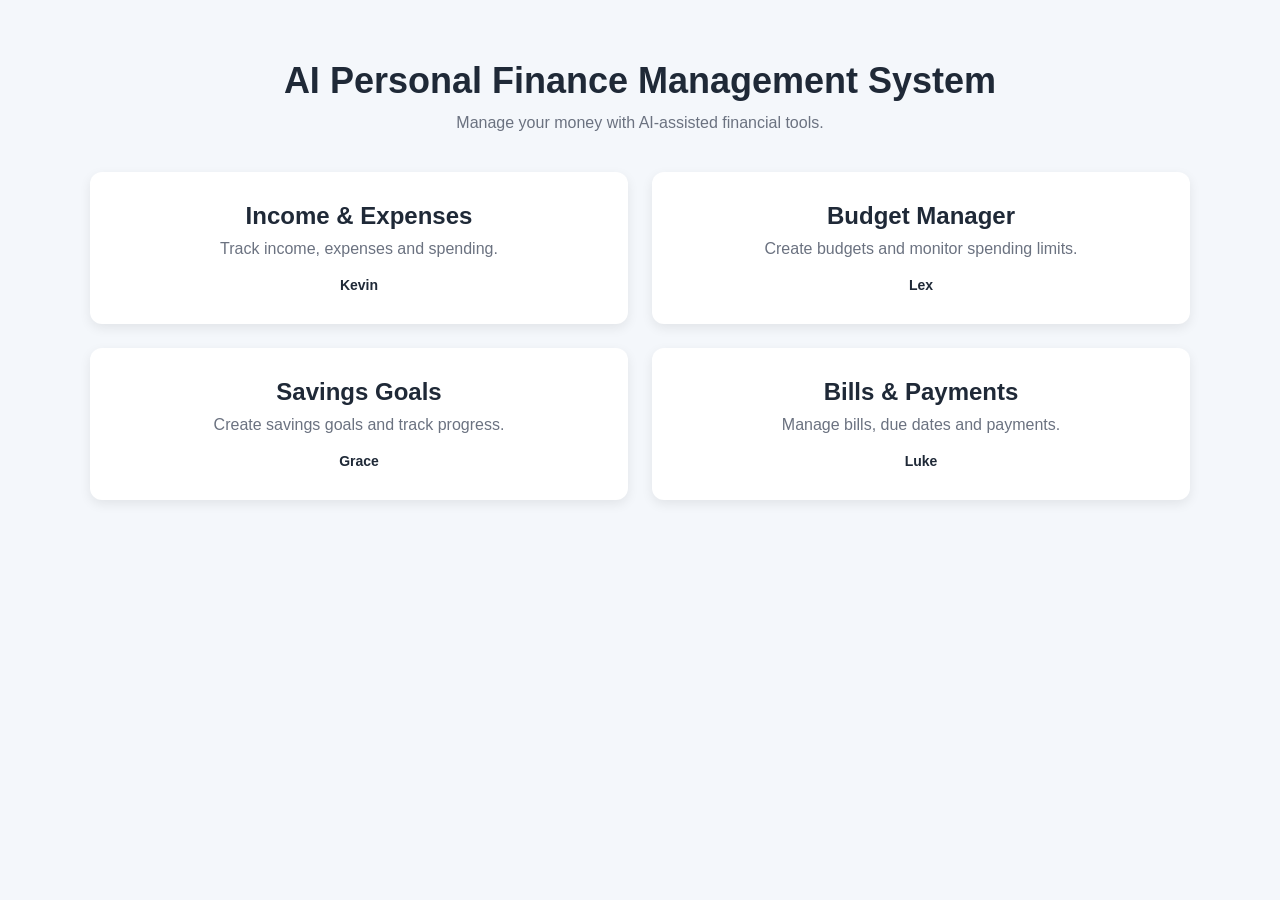
<file: front-page/index.html>
<!DOCTYPE html>
<html lang="en">
<head>
    <meta charset="UTF-8">
    <meta name="viewport" content="width=device-width, initial-scale=1.0">
    <title>AI Personal Finance Management System</title>
    <link rel="stylesheet" href="static/style.css">
</head>
<body>

    <div class="container">
        <h1>AI Personal Finance Management System</h1>

        <p class="subtitle">
            Manage your money with AI-assisted financial tools.
        </p>

        <div class="feature-grid">

            <a id="kevin-link" class="feature-card" href="#">
                <h2>Income & Expenses</h2>
                <p>Track income, expenses and spending.</p>
                <span>Kevin</span>
            </a>

            <a id="lex-link"  class="feature-card" href="#">
                <h2>Budget Manager</h2>
                <p>Create budgets and monitor spending limits.</p>
                <span>Lex</span>
            </a>

            <a id="grace-link" class="feature-card" href="#">
                <h2>Savings Goals</h2>
                <p>Create savings goals and track progress.</p>
                <span>Grace</span>
            </a>

            <a class="feature-card" href="#" id="luke-link">
                <h2>Bills & Payments</h2>
                <p>Manage bills, due dates and payments.</p>
                <span>Luke</span>
            </a>

        </div>
    </div>

    <script>
        const host = window.location.hostname;

        document.getElementById("kevin-link").href =
            `http://${host}:3001`;

        document.getElementById("lex-link").href =
            `http://${host}:3002`;

        document.getElementById("grace-link").href =
            `http://${host}:3003`;

        document.getElementById("luke-link").href =
            `http://${host}:3004`;
    </script>

</body>
</html>
</file>
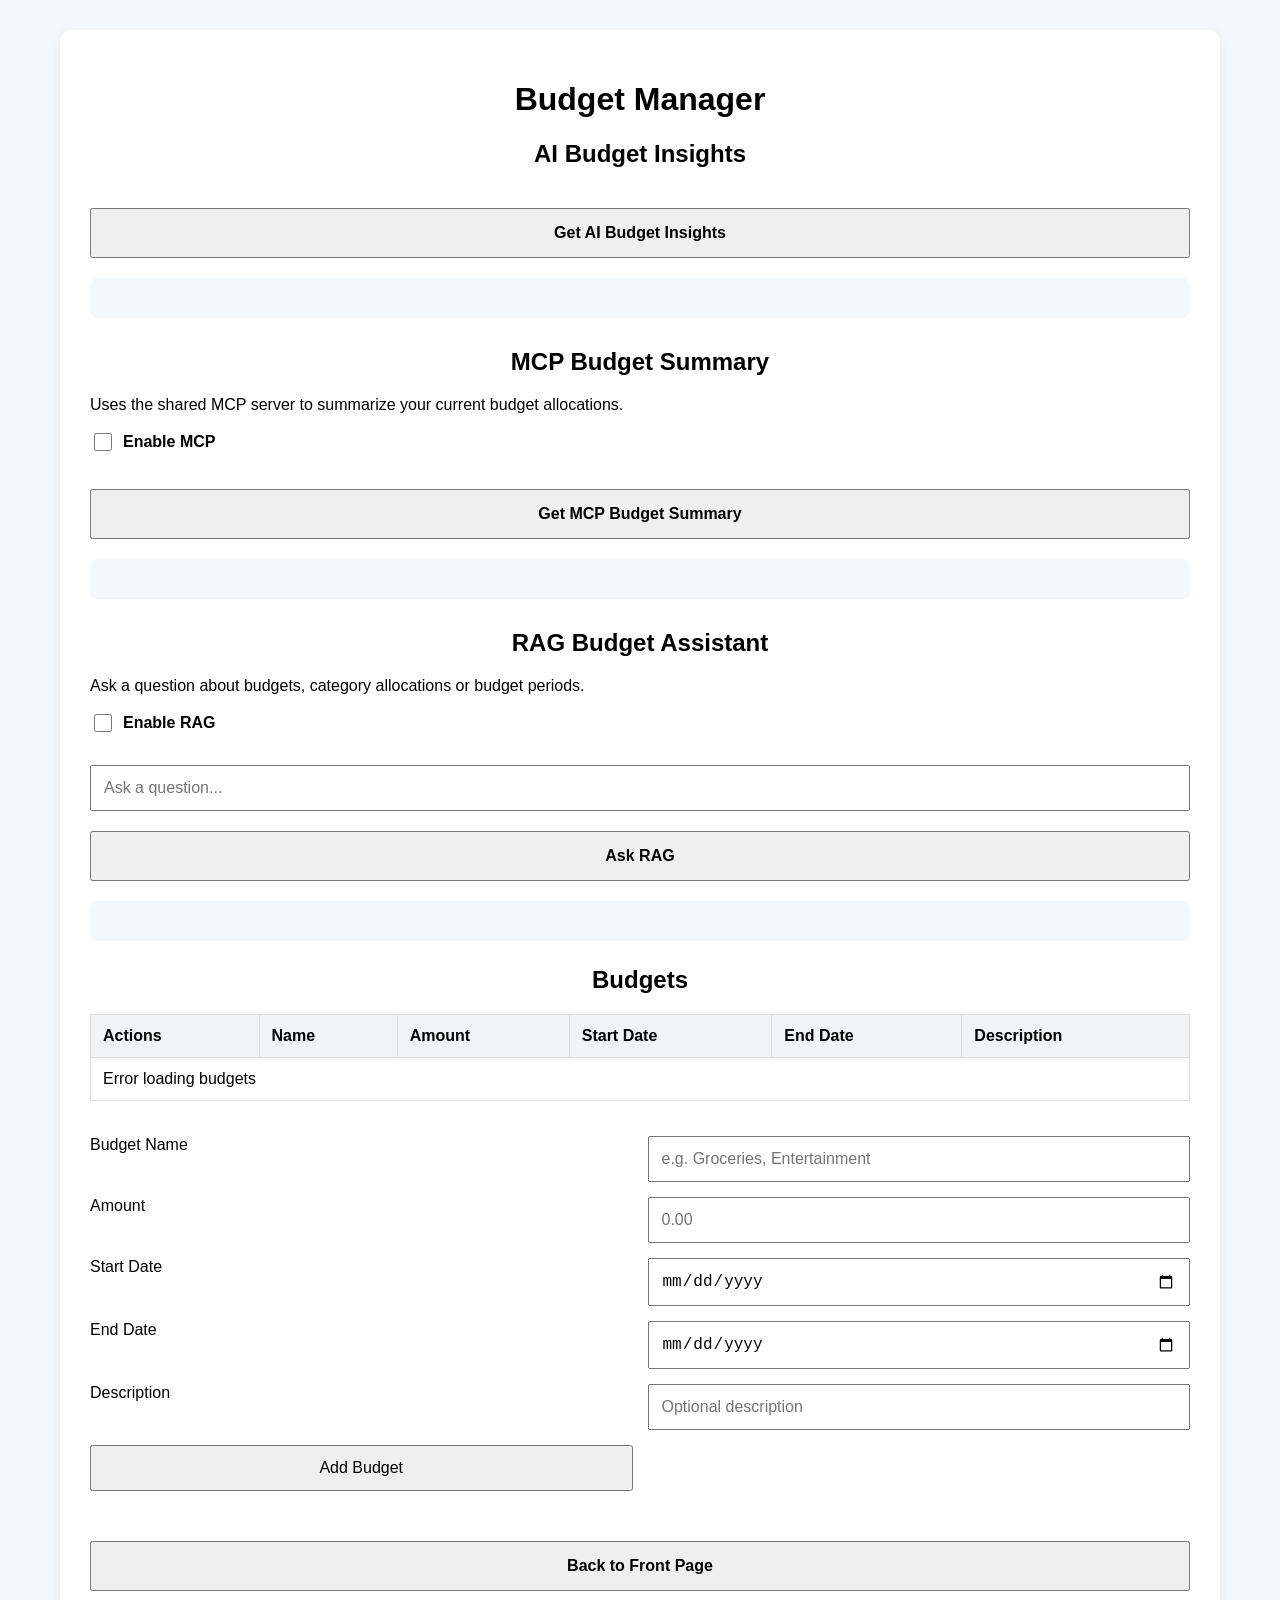
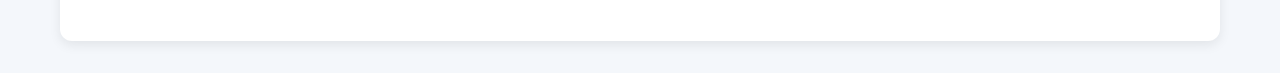
<file: budget-manager/frontend/index.html>
<!DOCTYPE html>
<html lang="en">

<head>
    <meta charset="UTF-8">
    <meta name="viewport" content="width=device-width, initial-scale=1.0">

    <title>Budget Manager</title>

    <link rel="stylesheet" href="style.css">

</head>

<body>

    <div class="container">

        <h1>Budget Manager</h1>

        <div class="ai-section">

            <h2>AI Budget Insights</h2>

            <button
                type="button"
                id="aiButton">
                Get AI Budget Insights
            </button>

            <div id="aiResult"></div>

        </div>

        <div class="mcp-section">

            <h2>MCP Budget Summary</h2>

            <p>
                Uses the shared MCP server to summarize your current budget allocations.
            </p>

            <label class="service-toggle">
                <input type="checkbox" id="mcpEnable">
                Enable MCP
            </label>

            <button type="button" id="mcpButton">
                Get MCP Budget Summary
            </button>

            <div id="mcpResult"></div>

        </div>

        <div class="rag-section">

            <h2>RAG Budget Assistant</h2>

            <p>
                Ask a question about budgets, category allocations or budget periods.
            </p>

            <label class="service-toggle">
                <input type="checkbox" id="ragEnable">
                Enable RAG
            </label>

            <input
                type="text"
                id="ragQuestion"
                placeholder="Ask a question..."
            >

            <button type="button" id="ragButton">
                Ask RAG
            </button>

            <div id="ragResult"></div>

        </div>

        <h2>Budgets</h2>

        <table>

            <thead>
                <tr>
                    <th>Actions</th>
                    <th>Name</th>
                    <th>Amount</th>
                    <th>Start Date</th>
                    <th>End Date</th>
                    <th>Description</th>
                </tr>
            </thead>

            <tbody id="budgetTable">
            </tbody>

        </table>

        <form id="budgetForm">

            <label for="name">Budget Name</label>
            <input
                type="text"
                id="name"
                placeholder="e.g. Groceries, Entertainment"
                required
            >

            <label for="amount">Amount</label>
            <input
                type="number"
                id="amount"
                step="0.01"
                min="0"
                placeholder="0.00"
                required
            >

            <label for="start_date">Start Date</label>
            <input
                type="date"
                id="start_date"
                required
            >

            <label for="end_date">End Date</label>
            <input
                type="date"
                id="end_date"
                required
            >

            <label for="description">Description</label>
            <input
                type="text"
                id="description"
                placeholder="Optional description"
            >

            <button type="submit">
                Add Budget
            </button>

        </form>
        
        <div class="back-button">

            <button
                type="button"
                id="backButton">
                Back to Front Page
            </button>
            
        </div>

    </div>

    <script src="app.js"></script>

</body>

</html>
</file>
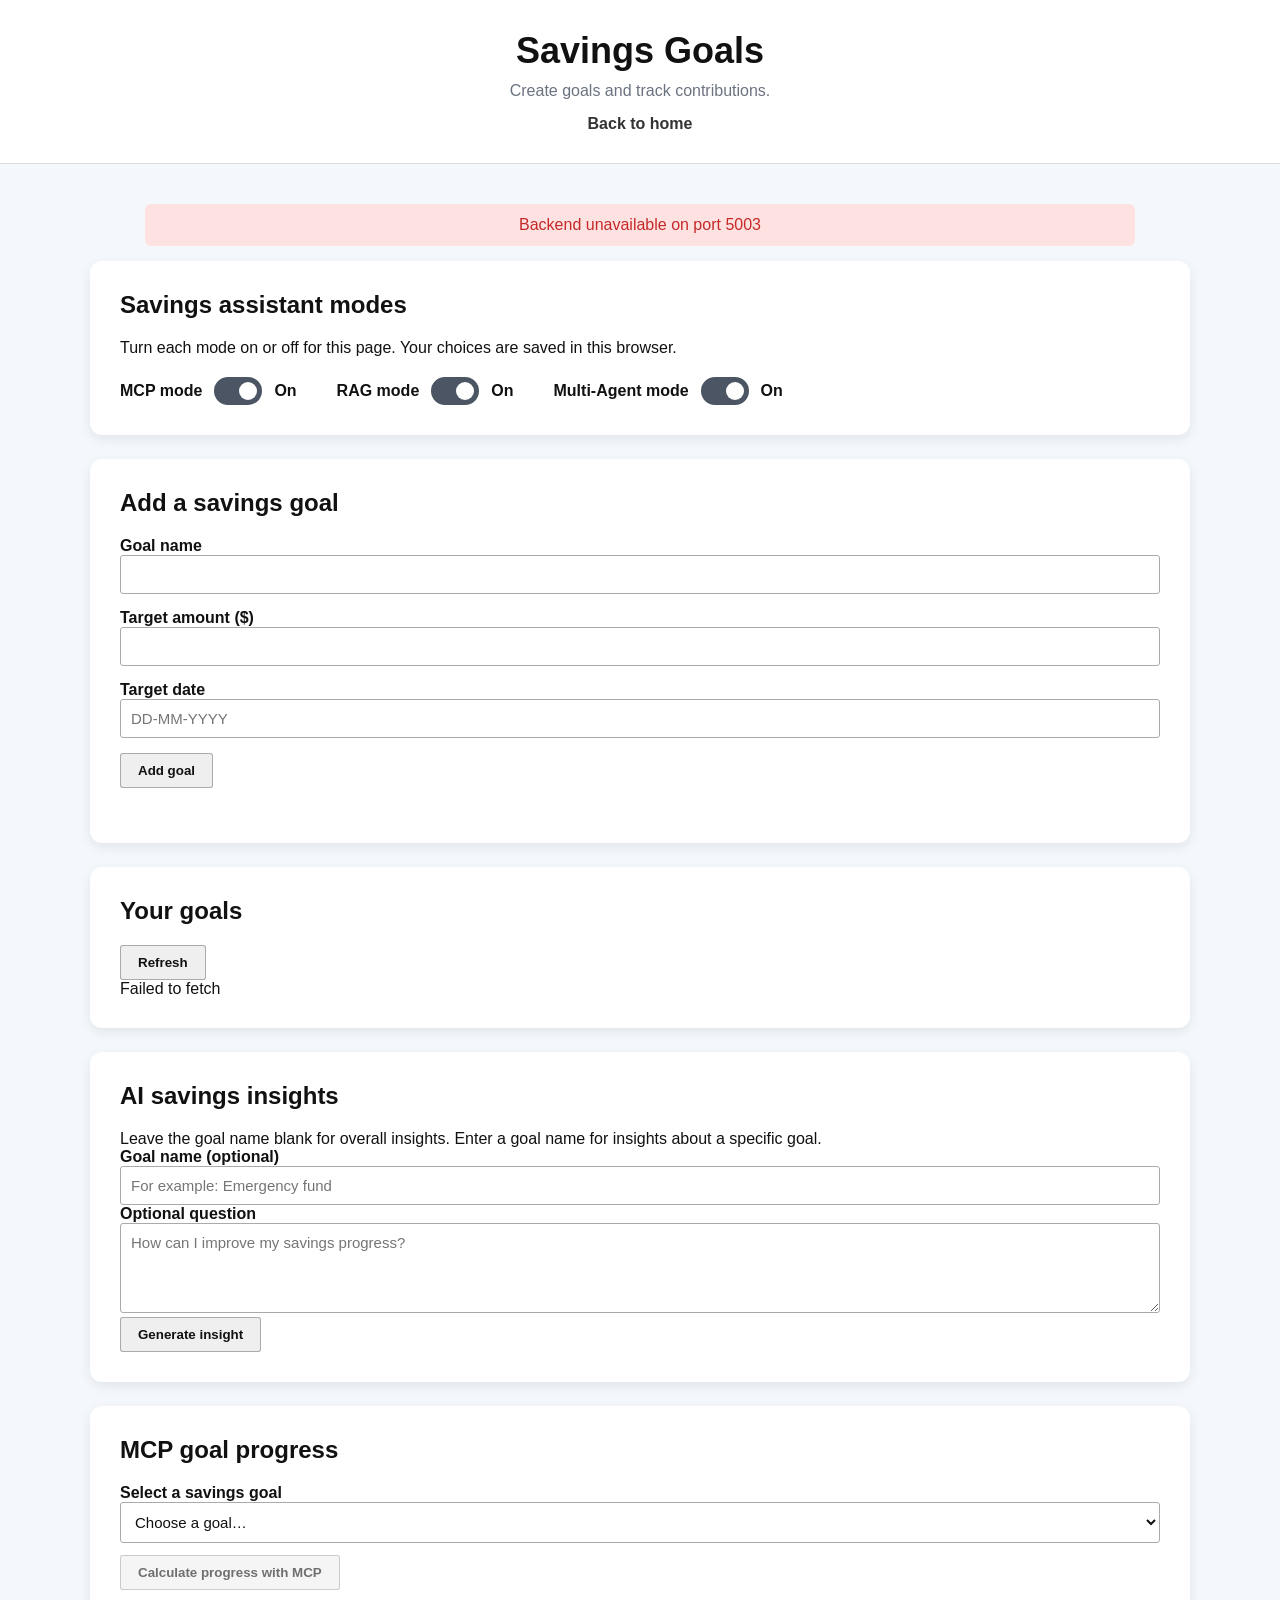
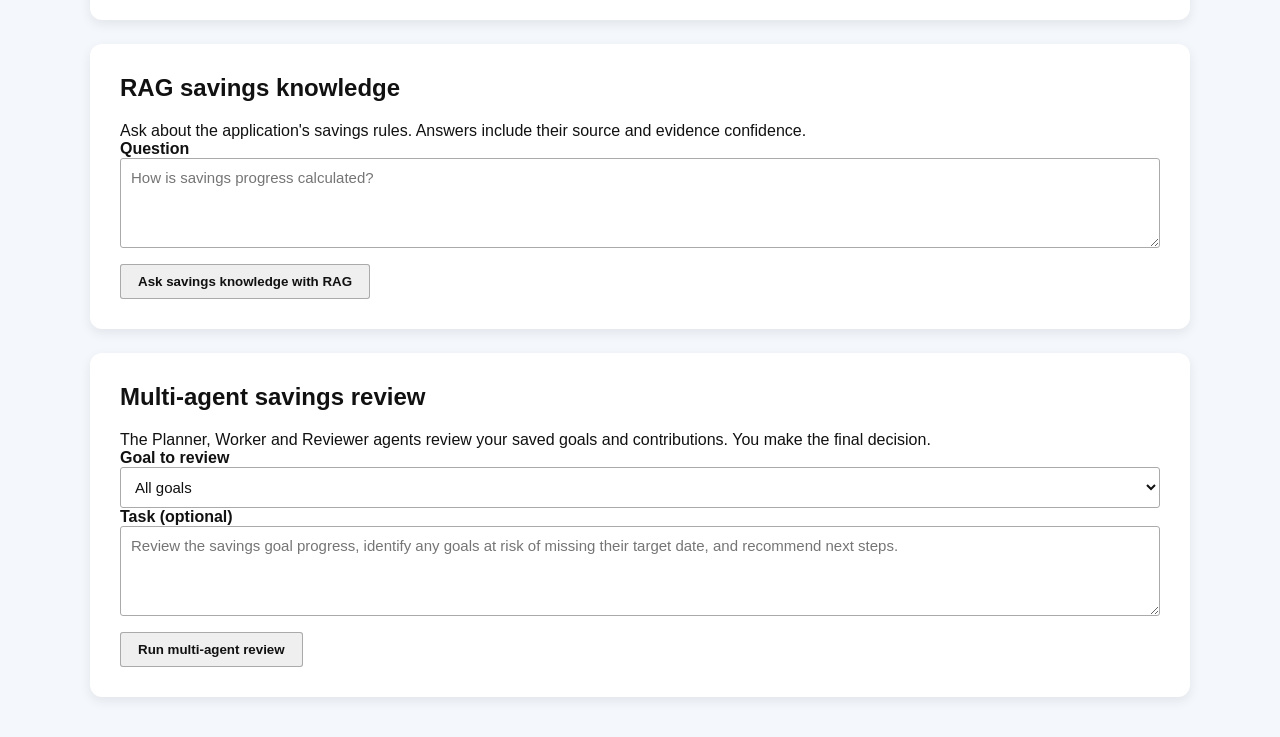
<file: grace/frontend/index.html>
<!DOCTYPE html>
<html lang="en">
<head>
  <meta charset="UTF-8">
  <meta name="viewport" content="width=device-width, initial-scale=1.0">
  <title>Savings Goals</title>
  <link rel="stylesheet" href="style.css?v=release2-multi-agent-1">
</head>
<body>
  <header><div><h1>Savings Goals</h1><p>Create goals and track contributions.</p></div><a id="home-link" href="http://localhost:8080">Back to home</a></header>
  <main>
    <p id="status" class="notice">Checking backend...</p>

    <section class="mode-settings" aria-labelledby="mode-settings-title">
      <h2 id="mode-settings-title">Savings assistant modes</h2>
      <p id="mode-settings-help">Turn each mode on or off for this page. Your choices are saved in this browser.</p>
      <div class="mode-switches">
        <label class="mode-switch" for="savings-mcp-toggle">
          <span>MCP mode</span>
          <input id="savings-mcp-toggle" type="checkbox" role="switch" checked aria-describedby="mode-settings-help">
          <span id="savings-mcp-state" aria-hidden="true">On</span>
        </label>
        <label class="mode-switch" for="savings-rag-toggle">
          <span>RAG mode</span>
          <input id="savings-rag-toggle" type="checkbox" role="switch" checked aria-describedby="mode-settings-help">
          <span id="savings-rag-state" aria-hidden="true">On</span>
        </label>
        <label class="mode-switch" for="savings-multi-agent-toggle">
          <span>Multi-Agent mode</span>
          <input id="savings-multi-agent-toggle" type="checkbox" role="switch" checked aria-describedby="mode-settings-help">
          <span id="savings-multi-agent-state" aria-hidden="true">On</span>
        </label>
      </div>
    </section>

    <section>
      <h2 id="goal-form-title">Add a savings goal</h2>
      <form id="goal-form">
        <label>Goal name<input id="goal-name" type="text" maxlength="100" required></label>
        <label>Target amount ($)<input id="goal-target" type="number" min="0.01" step="0.01" required></label>
        <label>Target date<input id="goal-date" type="text" placeholder="DD-MM-YYYY" pattern="[0-9]{2}-[0-9]{2}-[0-9]{4}" required></label>
        <div class="actions"><button type="submit" id="goal-save">Add goal</button><button type="button" id="goal-cancel" class="secondary hidden">Cancel</button></div>
      </form>
    </section>

    <section>
      <div class="heading"><h2>Your goals</h2><button id="refresh" class="secondary">Refresh</button></div>
      <p id="goals-message">Loading...</p>
      <div class="table-wrap"><table id="goals-table" class="hidden"><thead><tr><th>Goal</th><th>Saved</th><th>Target</th><th>Progress</th><th>Date</th><th>Actions</th></tr></thead><tbody id="goals-body"></tbody></table></div>
    </section>

    <section id="detail" class="hidden">
      <div class="heading"><div>
        <h2 id="detail-name"></h2>
        <p id="detail-summary"></p>
      </div><button id="detail-close" class="secondary">Close</button></div>
      <h3 id="contribution-form-title">Add a contribution</h3>
      <form id="contribution-form">
        <label>Amount ($)<input id="contribution-amount" type="number" min="0.01" step="0.01" required></label>
        <label>Date<input id="contribution-date" type="text" placeholder="DD-MM-YYYY" pattern="[0-9]{2}-[0-9]{2}-[0-9]{4}" required></label>
        <div class="actions"><button type="submit" id="contribution-save">Add contribution</button><button type="button" id="contribution-cancel" class="secondary hidden">Cancel</button></div>
      </form>
      <div class="table-wrap"><table><thead><tr><th>Amount</th><th>Date</th><th>Actions</th></tr></thead><tbody id="contributions-body"></tbody></table></div>
    </section>

    <!-- AI insights are separate from the hidden goal details. -->
    <section class="ai">
      <h2>AI savings insights</h2>

      <p>
        Leave the goal name blank for overall insights.
        Enter a goal name for insights about a specific goal.
      </p>

      <label for="ai-goal-name">
        Goal name (optional)
        <input
          id="ai-goal-name"
          type="text"
          maxlength="100"
          placeholder="For example: Emergency fund"
        >
      </label>

      <div id="ai-choice-container" class="hidden">
        <label for="ai-goal-choice">
          Multiple goals match. Choose one:
        </label>
        <select id="ai-goal-choice"></select>
      </div>

      <label for="ai-question">
        Optional question
        <textarea
          id="ai-question"
          rows="3"
          maxlength="2000"
          placeholder="How can I improve my savings progress?"
        ></textarea>
      </label>

      <div class="actions">
        <button id="ai-button" type="button">
          Generate insight
        </button>
      </div>

      <p
        id="ai-result"
        class="result hidden"
        aria-live="polite"
      ></p>
    </section>

    <section class="release-one" aria-labelledby="savings-mcp-title">
      <h2 id="savings-mcp-title">MCP goal progress</h2>
      <label for="savings-mcp-goal">Select a savings goal</label>
      <select id="savings-mcp-goal">
        <option value="">Choose a goal…</option>
      </select>
      <button id="savings-mcp-button" type="button" disabled>Calculate progress with MCP</button>
      <p id="savings-mcp-result" class="result" aria-live="polite"></p>
    </section>

    <section class="release-one">
      <h2>RAG savings knowledge</h2>
      <p>Ask about the application's savings rules. Answers include their source and evidence confidence.</p>
      <label for="savings-rag-question">Question</label>
      <textarea id="savings-rag-question" rows="3" maxlength="1000"
        placeholder="How is savings progress calculated?"></textarea>
      <button id="savings-rag-button" type="button">Ask savings knowledge with RAG</button>
      <p id="savings-rag-result" class="result" aria-live="polite"></p>
    </section>

    <section class="release-one" aria-labelledby="savings-multi-agent-title">
      <h2 id="savings-multi-agent-title">Multi-agent savings review</h2>
      <p>The Planner, Worker and Reviewer agents review your saved goals and contributions. You make the final decision.</p>
      <label for="savings-multi-agent-goal">Goal to review</label>
      <select id="savings-multi-agent-goal">
        <option value="">All goals</option>
      </select>
      <label for="savings-multi-agent-task">Task (optional)</label>
      <textarea id="savings-multi-agent-task" rows="3" maxlength="1000"
        placeholder="Review the savings goal progress, identify any goals at risk of missing their target date, and recommend next steps."></textarea>
      <button id="savings-multi-agent-button" type="button">Run multi-agent review</button>
      <p id="savings-multi-agent-result" class="result" aria-live="polite"></p>

      <form id="savings-human-review" class="hidden">
        <h3>Human review</h3>
        <label for="savings-human-decision">Decision</label>
        <select id="savings-human-decision">
          <option value="approve">Approve</option>
          <option value="partial">Partially accept</option>
          <option value="correct">Needs correction</option>
          <option value="reject">Reject</option>
        </select>
        <label for="savings-human-comments">Comments (required unless approving)</label>
        <textarea id="savings-human-comments" rows="3" maxlength="2000"></textarea>
        <button id="savings-human-submit" type="submit">Submit decision</button>
        <p id="savings-human-result" class="result" aria-live="polite"></p>
      </form>
    </section>

    <p id="message" class="notice hidden"></p>
  </main>
  <script src="app.js?v=release2-cloud-host-1"></script>
</body>
</html>
</file>
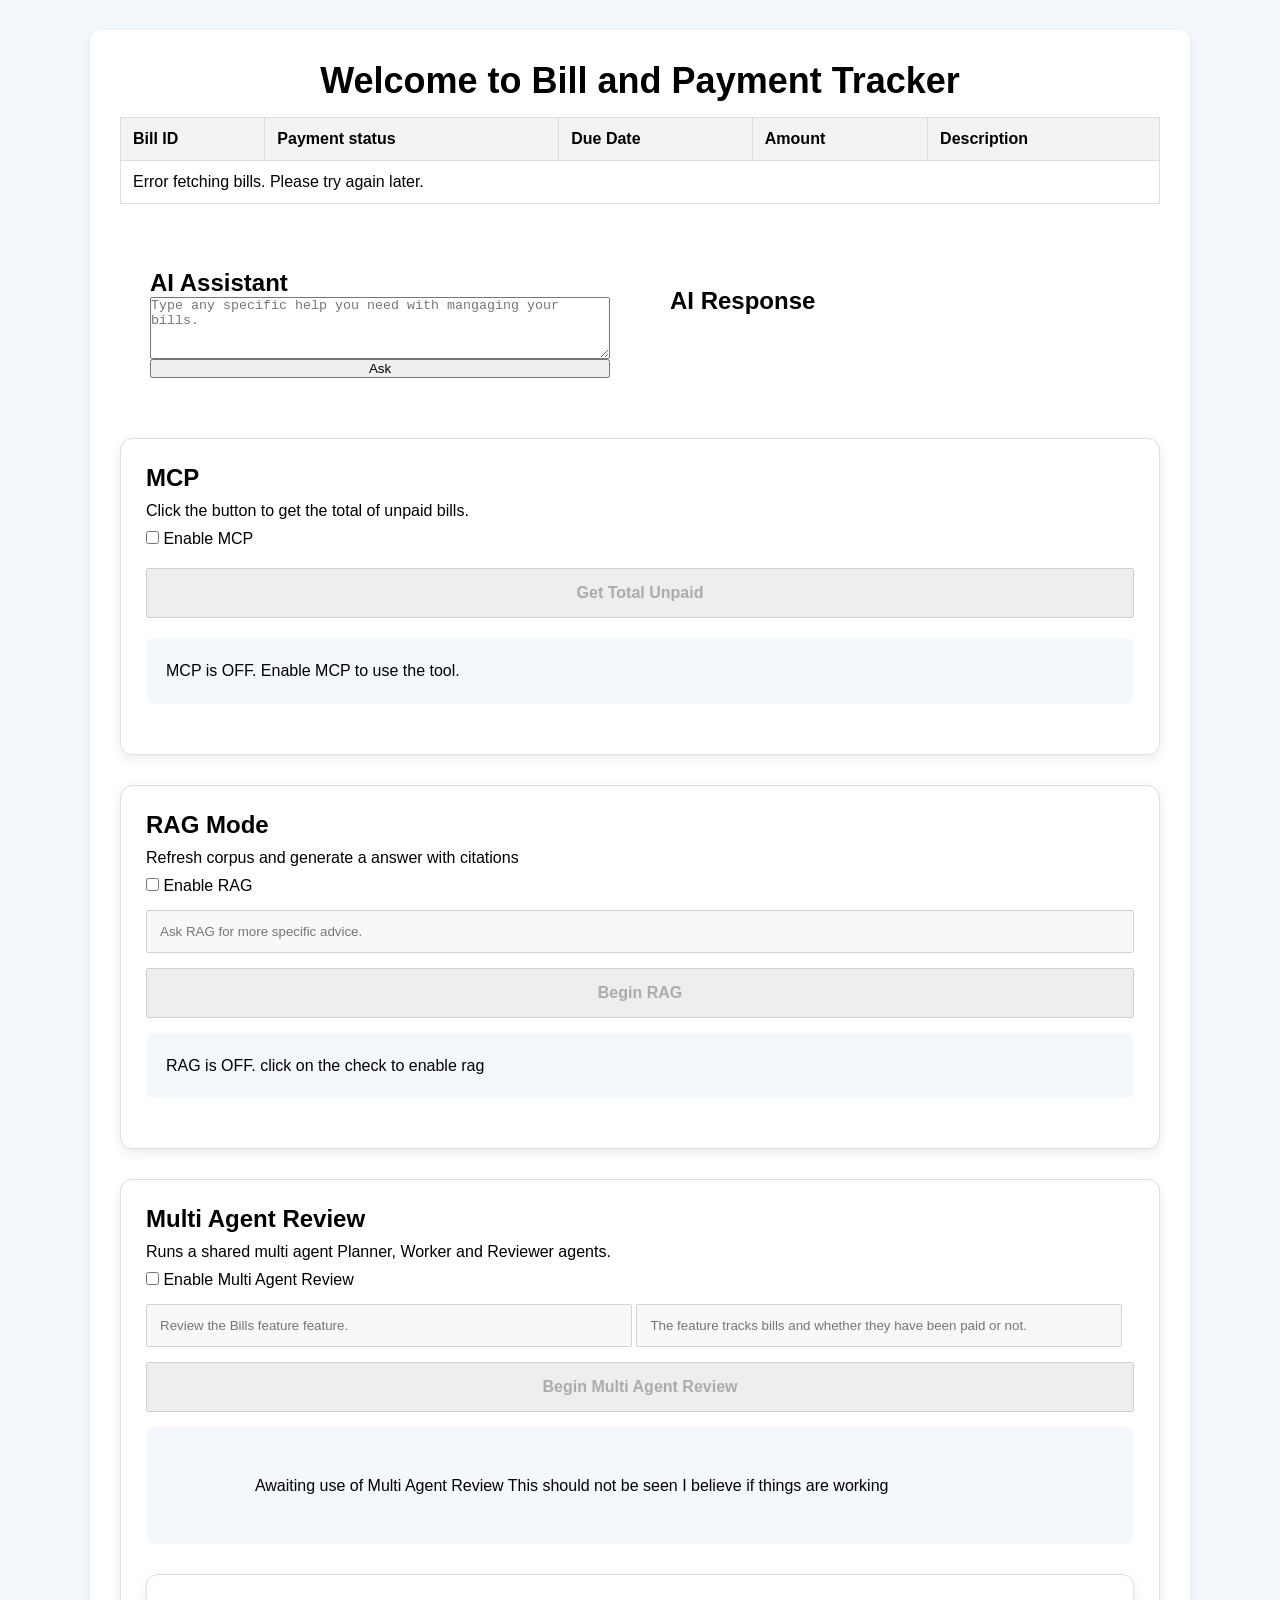
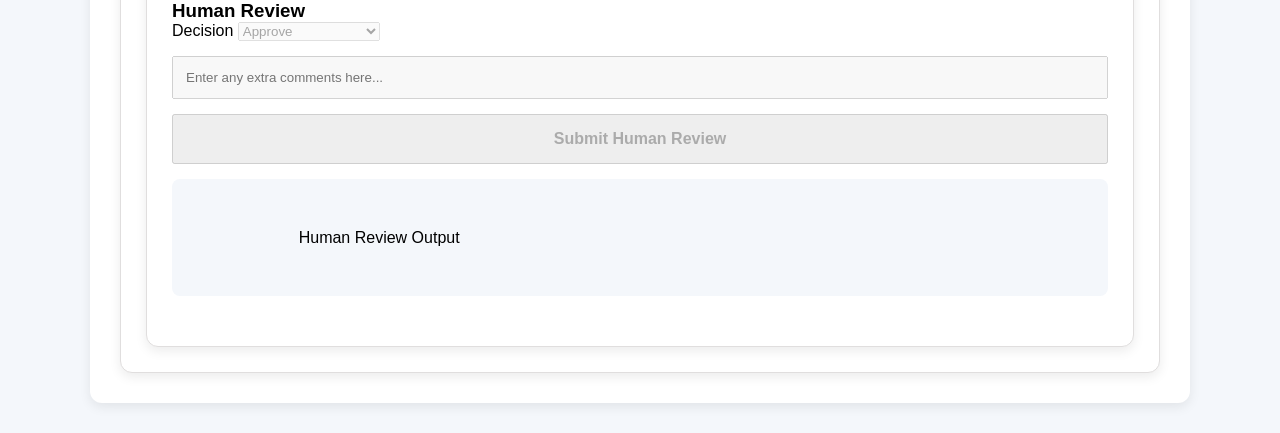
<file: Luke/frontend/index.html>
<!DOCTYPE html>
<html lang="en">

<head>
    <meta charset="UTF-8">
    <meta name="viewport" content="width=device-width, initial-scale=1.0">

    <title>Bill and Payment Tracker</title>

    <link rel="stylesheet" href="static/style.css">
 <!--   <link rel="stylesheet" href="style.css"> -->

    <!-- HTMX -->
    <!--<script src="https://unpkg.com/htmx.org@2.0.4"></script> -->
</head>

<body>
    <div class="Main">
        <h1> Welcome to Bill and Payment Tracker</h1>
        <div class="billSheet">
            <table id="billsForm">
                <thead>
                    <tr>
                        <th>Bill ID</th>
                        <th>Payment status</th>
                        <th>Due Date</th>
                        <th>Amount</th>
                        <th>Description</th>
                    </tr>
                </thead>
                <tbody id="billRows">

                    <!-- Bill rows will be added somehow Ill come back -->
                </tbody>
            </table>
            <!-- I want a tick box to sort by paid or unpaid-->

        </div>

        <div class="AI">
            <!--    I want a text box to use to enter stuff and then space for ai to respond then a button-->
            <div id="askAIAdviceForm" class="AIForm">
                <h2>AI Assistant</h2>
                <!-- dont need i changed my mind<input type="text" id="context-question" name="question" placeholder="Ask AI for more specific advice."> -->
                <textarea id="aiQuestion" name="question" rows="4" placeholder="Type any specific help you need with mangaging your bills."></textarea>
                <button type="submit">Ask </button>
            </div>
            <div class="AIResponse">
                <h2>AI Response</h2>
                <div id="aiResponse"></div>
            </div>
        </div>
        <div class="MCP">
            <h2>MCP</h2>
            <p>Click the button to get the total of unpaid bills.</p>
            <label>
                <input type="checkbox" id="mcpOnOff">
                Enable MCP
                <!--also want when off the buttons to turn off in front end-->
            </label>
            
            <button id="totalUnpaidButton">
                Get Total Unpaid
            </button>

            <div id="mcpOutput">
                Awaiting use of MCP
            </div>
            <!--Changed mind we only doing the get total unpaid as its enough and I dont care enough to do better-->
            <!--    Need on off switch first then text box then -->

            <!--slider for showing paid and not paid-->

            <!--button for getting total unpaid costs-->
            
        </div>
        <!--Rag nOW-->
        <div class="RAG">
            <h2>RAG Mode</h2>
            <p>Refresh corpus and generate a answer with citations</p>
            <label>
                <input type="checkbox" id="ragOnOff">
                Enable RAG
                <!--also want when off the buttons to turn off in front end-->
            </label>
            <input type="text" id="ragQuestion" name="question" placeholder="Ask RAG for more specific advice.">
            </input>
            <button id="ragButton">
                Begin RAG
            </button>
            <!--Pretty sure you dont see this text as itll be edited more or less out in Javscript but its there-->
            <div id="ragOutput">
                Awaiting use of RAG
            </div>
        </div>
        <div class="multi">
            <h2>Multi Agent Review</h2>
            <p>Runs a shared multi agent Planner, Worker and Reviewer agents.</p>
            <label>
                <input type="checkbox" id="multiOnOff">
                Enable Multi Agent Review
                <!--also want when off the buttons to turn off in front end-->
            </label>
            <div class="MultiTwo">
                <input type="text" id="multiQuestionTask" name="question" placeholder="Review the Bills feature feature.">
                </input>
                <input type="text" id="multiQuestionEvidence" name="question" placeholder="The feature tracks bills and whether they have been paid or not.">
                </input>
            </div>
            <button id="multiButton">
                Begin Multi Agent Review
            </button>
            <!--Pretty sure you dont see this text as itll be edited more or less out in Javscript but its there-->
            <div id="fuloutput">
                <div id="multiOutput">
                    Awaiting use of Multi Agent Review This should not be seen I believe if things are working
                </div>
                <div class="HumanReview">
                    <h3>Human Review</h3>
                    <!--Now we need the differt outcomes-->
                    <label for="humanDecision">
                        Decision
                    </label>

                    <select id="humanDecision">
                        <option value="approve">
                            Approve
                        </option>

                        <option value="partial">
                            Partial Accept
                        </option>

                        <option value="correct">
                            Correction Required
                        </option>

                        <option value="reject">
                            Reject
                        </option>
                    </select>
<!--
                    <label for="humanComments">
                        Comments
                    </label>-->

                    <input type="text"
                        id="humanComments"
                        placeholder="Enter any extra comments here..."
                    ></input>

                    <button
                        type="button"
                        id="humanReviewButton"
                    >
                        Submit Human Review
                    </button>
                    <p id="humanReviewOutput">
                        Human Review Output
                    </p>
                </div>
            </div>
            <!--beed abitger  on off feature-->
        </div>

    </div>
    
<script >
    //a fix maybe
    const API_BASE = `http://${window.location.hostname}:5004`;
    //Table scripts
    //calling backend 
    async function fetchBills() {
        const billRows = document.getElementById('billRows');

        billRows.innerHTML = `<tr><td colspan="5">Waiting for bills...</td></tr>`;
        try 
        {
            const response = await fetch(`${API_BASE}/bills`);
            if (!response.ok) 
            {
                throw new Error(`HTTP error! status: ${response.status}`);
            }
        
            
            const bills = await response.json();

            billRows.innerHTML = "";

            bills.forEach(bill => {
                const row = document.createElement('tr');
                row.innerHTML = `
                    <td>${bill.bill_id}</td>
                    <td>${bill.payment_status == 1 ? "Paid" : "Pending"}</td>
                    <td>${bill.due_date}</td>
                    <td>${bill.amount}</td>
                    <td>${bill.description}</td>
                `;
                billRows.appendChild(row);
            });
        }
        catch (error) {
            console.error('Error fetching bills:', error);
            billRows.innerHTML = `<tr><td colspan="5">Error fetching bills. Please try again later.</td></tr>`;
        }
    }
    fetchBills();
    //ai scripts\
    
    const submit = document.getElementById('askAIAdviceForm').querySelector('button');
    submit.addEventListener('click', async (event) => {
        console.log("ai script loaded");
        event.preventDefault();
        const userinput = document.getElementById('aiQuestion').value;
        const AIresponse = document.getElementById('aiResponse');
        AIresponse.innerHTML = "Ai Has not responded yet";
        try {
            console.log("fetching AI insights with user input:", userinput);
            const response = await fetch(`${API_BASE}/ai-insights`, {
                method: 'POST',
                headers: {
                    'Content-Type': 'application/json'
                },
                body: JSON.stringify({ input: userinput })
            });


            const output = await response.json();
            AIresponse.innerHTML = "";
            AIresponse.textContent = output.insight;
            console.log("AI insight received:", output.insight);
            console.log("made to the end of the try block for ai script");
        } catch (error) {
            console.error('Error fetching AI insights:', error);
            AIresponse.innerHTML = "Error fetching AI insights. Please try again later.";
        }
    });


    //MCP area
    const mcpOnOff = document.getElementById("mcpOnOff");
    const totalUnpaidButton = document.getElementById("totalUnpaidButton");
    const mcpOutput = document.getElementById("mcpOutput");

    //we want default set up 
    //same as lab
    function isMcpEnabled() {
        return mcpOnOff.checked;
    }
    function renderMcpState() {

        if (isMcpEnabled()) {
            //we also want to change this to be 
            totalUnpaidButton.disabled = false;
            mcpOutput.textContent ="MCP is ON Feel free to use as you please";
        } else {
            //adding button toggle
            totalUnpaidButton.disabled =true;
            mcpOutput.textContent = "MCP is OFF";

            //tell them to turn it off
        
        }

    }



// When checkbox is changed
mcpOnOff.addEventListener("change", () => {

    renderMcpState();

    if (!isMcpEnabled()) {
         //tell them to turn it off
        mcpOutput.textContent ="MCP is OFF. Enable MCP to use the tool.";
    }
    else
    {
         mcpOutput.textContent ="MCP is ON Feel free to use as you please";
    }

});
//default setting these upp than event listener deals with it

    renderMcpState();

    if (!isMcpEnabled()) {

         mcpOutput.textContent ="MCP is OFF. Enable MCP to use the tool.";

    }

//Now the set up for on button click we run the main function
// Get total unpaid
totalUnpaidButton.addEventListener("click", async () => {
//To make the user have instant feedback
    mcpOutput.textContent ="trying to get total unpaid bills please wait.";

    try {

        const response = await fetch(`${API_BASE}/mcp/total-unpaid`);
        const result = await response.json();
        if (!response.ok) {
            throw new Error(result.error);
        }

        mcpOutput.textContent ="Total unpaid: $" + result.result.total_unpaid;

    } catch (error) {

        console.error("MCP error:", error);

        mcpOutput.textContent ="Error getting total unpaid. Error was:"+ error;

    }

});
/////////////////
////////////multi agent stuff
////////////////////

const multiOnOff = document.getElementById("multiOnOff");

const multiButton = document.getElementById("multiButton");

const multiOutput = document.getElementById("multiOutput");
const multiTask = document.getElementById("multiQuestionTask");
const multiEvidence = document.getElementById("multiQuestionEvidence");
const humanDecision = document.getElementById("humanDecision");
const humanComments = document.getElementById("humanComments");
const humanReviewButton = document.getElementById("humanReviewButton");
const fuloutput = document.getElementById("fuloutput");

const multiResponse = document.getElementById("multiResponse");

const humanReviewOutput = document.getElementById("humanReviewOutput");

//ned to define human review so it can be nothing and work
let currentWorkflowId = null; // Store the workflow ID for human review
//const humanReviewSection = document.querySelector(".Human Review");

//set to off on default
multiButton.disabled = true;
         multiTask.disabled = true;
         multiEvidence.disabled = true;
         humanReviewButton.disabled = true;
         humanDecision.disabled = true;
         humanComments.disabled = true;
function isMultiEnabled() {
        return multiOnOff.checked;
    }

//first want to disable the button and text box when its turned off
multiOnOff.addEventListener("change", () => {

    

    if (!isMultiEnabled()) {
         //tell them to turn it off
         multiButton.disabled = true;
         multiTask.disabled = true;
         multiEvidence.disabled = true;
         humanReviewButton.disabled = true;
         humanDecision.disabled = true;
         humanComments.disabled = true;
        multiOnOff.textContent ="Click the check box to enable Multi Agent Review. This will allow you to use the tool.";
    }
    else
    {
        multiButton.disabled = false;
         multiTask.disabled = false;
         multiEvidence.disabled = false;
         humanReviewButton.disabled = false;
         humanDecision.disabled = false;
         humanComments.disabled = false;
         multiOnOff.textContent ="Multi Agent Review is ON. Feel free to use as you please.";
    }

});

//I also want on start up for human review and other thing to not be there

//on button click
multiButton.addEventListener("click", async () => {
    const task = multiTask.value.trim();

    const evidence = multiEvidence.value.trim();

    if (!task) {
        multiOutput.textContent = 
            "Please enter a task for Multi Agent Review to work on.";
        return;
    }
    if (!evidence) {
        multiOutput.textContent = 
            "Please enter evidence for Multi Agent Review to work on.";
        return;
    }

    multiOutput.textContent = "Running the Multi Agent Review should be ready shortly.";
    //keep it hidden
    //humanReviewSection.style.display = "none"; // Hide human review section initially

    try {
        const response = await fetch(`${API_BASE}/multi-agent-review`,
        {
          method: "POST",

            headers: {
                "Content-Type":
                    "application/json"
            },

            body: JSON.stringify({
                task: task,
                evidence: evidence
            })
        });
        const data = await response.json();

        if (!response.ok) {
            throw new Error(data.error || "Multi Agent Review request failed");
        }

        currentWorkflowId = data.workflow_id; // Store the workflow ID for later use

        multiOutput.textContent =
                `Planner:\n` +
                `${data.planner.output}\n\n` +

                `Worker:\n` +
                `${data.worker.output}\n\n` +

                `Reviewer:\n` +
                `${data.reviewer.output}\n\n` +

                `Status: ${data.status}`;
        
            //if (data.status ==="AWAITING_HUMAN_REVIEW") {   humanReviewPanel.style.display ="block"; }


        } catch (error) {

            console.error(error);

            multiOutput.textContent =
                error.message ||
                "Faiiled to connect to the Multi-Agent service.";
        }


    });

    //nOW ONE FOR HUman review buttona dn then we record results and send it to the backend
    humanReviewButton.addEventListener("click", async function() {
        if (currentWorkflowId == null) {
            humanReviewOutput.textContent =
                "No workflow ID found. You need to run the Multi-Agent review first before trying to do a review.";
            return;
        }

        const decision = humanDecision.value;
        const comments = humanComments.value.trim();

        humanReviewOutput.textContent = "Working on sending out the review...";
//dont need as its a drop down menu
        // if (!decision) {
        //     humanReviewOutput.textContent =
        //         "Please select a decision for the Human Review.";
        //     return;
        // }

        try {
            const response = await fetch(
                `${API_BASE}/multi-agent/${currentWorkflowId}/human-review`,{
                    method: "POST",

                    headers: {
                        "Content-Type":
                            "application/json"
                    },

                    body: JSON.stringify({
                        decision: decision,
                        comments: comments
                    })
                }
            );
            const data = 
            await response.json();

            if (!response.ok) {
                throw new Error(
                    data.error 
                    || 
                    "Human Review request failed");
            }

            humanReviewOutput.textContent = "Human review did end up getting submitted successfully.";

        } catch (error) {
            console.error(error);
            humanReviewOutput.textContent = error.message || "a error occured check what error broke the code.";
        }
    });




/////////////////////////////////////////////////
//////////RAG AREA////////////////////////
///////////////////////////////////////////
const ragOutput = document.getElementById("ragOutput");
const ragOnOff = document.getElementById("ragOnOff");
const ragQuestion = document.getElementById("ragQuestion");
const ragButton = document.getElementById("ragButton");

function isRagEnabled() {
    return ragOnOff.checked;
}

//same as mcp
function renderRagState() {
    if (isRagEnabled()) {
        ragButton.disabled = false;
        ragQuestion.disabled = false;
        ragOutput.textContent = "RAG is ON.ask your question when ready";
    } else {
        ragButton.disabled = true;
        ragQuestion.disabled = true;
        ragOutput.textContent = "RAG is OFF. click on the check to enable rag";
    }
}

//event
ragOnOff.addEventListener("change", () => {
    renderRagState();
});

//the actual rag part
// Ask RAG
ragButton.addEventListener(
    "click",
    async function () {

        const question =
            ragQuestion.value.trim();

        if (!question) {

            ragOutput.textContent =
                "Sorry You didn't enter anything as a question. please add something to the text box above";

            return;
        }

        ragOutput.textContent =
            "Calling RAG please wait";

        try {

            const response =
                await fetch(
                    `${API_BASE}/rag-query`,{
                        method: "POST",

                        headers: {
                            "Content-Type":
                                "application/json"
                        },

                        body: JSON.stringify({
                            query: question
                        })
                    }
                );

            const data =
                await response.json();


            if (!response.ok) {

                throw new Error(
                    data.error ||
                    "RAG request failed"
                );
            }

//do same as kevin
            if (data.grounded === false) {

                ragOutput.textContent =
                    `${data.answer}\n` +
                    `Confidence: ${data.confidence}`;

                return;
            }


            const sources =
                data.sources.join(", ");


            ragOutput.textContent =
                `Answer: ${data.answer}\n\n` +
                `Source: ${sources}\n` +
                `Confidence: ${data.confidence}`;
        } catch (error) {
            console.error(error);
            ragOutput.textContent =
                "Failed to connect to Rag.";
        }
    }
);
//run this so it checks on open
renderRagState();




</script>
</body>
</html>
<!-- Plan is to not use the app.js and just do here -->
</file>
<file: front-page/static/style.css>
* {
    margin: 0;
    padding: 0;
    box-sizing: border-box;
}

body {
    font-family: Arial, sans-serif;
    background-color: #f4f7fb;
    color: #1f2937;
}

.container {
    width: 90%;
    max-width: 1100px;
    margin: 60px auto;
    text-align: center;
}

h1 {
    font-size: 36px;
    margin-bottom: 12px;
}

.subtitle {
    color: #6b7280;
    margin-bottom: 40px;
}

.feature-grid {
    display: grid;
    grid-template-columns: repeat(2, 1fr);
    gap: 24px;
}

.feature-card {
    background-color: white;
    padding: 30px;
    border-radius: 12px;
    text-decoration: none;
    color: #1f2937;
    box-shadow: 0 4px 12px rgba(0, 0, 0, 0.08);
    transition: 0.2s;
}

.feature-card:hover {
    transform: translateY(-4px);
}

.feature-card h2 {
    margin-bottom: 10px;
}

.feature-card p {
    color: #6b7280;
    margin-bottom: 18px;
}

.feature-card span {
    font-size: 14px;
    font-weight: bold;
}
</file>
<file: budget-manager/frontend/style.css>
body {
    font-family: Arial, sans-serif;
    background: #f4f7fb;
    margin: 0;
    padding: 30px;
}

.container {
    max-width: 1100px;
    margin: auto;
    background: white;
    padding: 30px;
    border-radius: 12px;
    box-shadow: 0 4px 12px rgba(0,0,0,0.08);
}

h1, h2 {
    text-align: center;
}

form {
    display: grid;
    grid-template-columns: repeat(2, 1fr);
    gap: 15px;
    margin-top: 35px;
    margin-bottom: 30px;
}

input,
select,
button {
    padding: 12px;
    font-size: 16px;
}

button {
    cursor: pointer;
}

table {
    width: 100%;
    border-collapse: collapse;
}

th,
td {
    border: 1px solid #ddd;
    padding: 12px;
    text-align: left;
}

th {
    background: #f1f3f5;
}

#aiButton {
    width: 100%;
    margin: 20px 0;
    padding: 14px;
    font-size: 16px;
    font-weight: bold;
}

#backButton {
    width: 100%;
    margin: 20px 0;
    padding: 14px;
    font-size: 16px;
    font-weight: bold;
}

#aiResult {
    white-space: pre-wrap;
    background: #f4f7fb;
    padding: 20px;
    margin-bottom: 25px;
    border-radius: 8px;
    line-height: 1.6;
}

.service-toggle {
    display: flex;
    align-items: center;
    gap: 8px;
    margin: 15px 0;
    font-weight: 600;
    cursor: pointer;
}

.service-toggle input {
    width: 18px;
    height: 18px;
    cursor: pointer;
}


#mcpButton,
#ragButton {
    width: 100%;
    margin: 20px 0;
    padding: 14px;
    font-size: 16px;
    font-weight: bold;
}

#mcpResult,
#ragResult {
    white-space: pre-wrap;
    background: #f4f7fb;
    padding: 20px;
    margin-bottom: 25px;
    border-radius: 8px;
    line-height: 1.6;
}

.mcp-section,
.rag-section {
    margin-top: 30px;
}

#ragQuestion {
    width: 100%;
    padding: 12px;
    margin-top: 15px;
    box-sizing: border-box;
}
</file>
<file: grace/frontend/style.css>
* {
    margin: 0;
    padding: 0;
    box-sizing: border-box;
}

body {
    font-family: Arial, sans-serif;
    background-color: #f4f7fb;
    color: #111;
}

header {
    background-color: white;
    padding: 30px;
    text-align: center;
    border-bottom: 1px solid #ddd;
}

header h1 {
    font-size: 36px;
    margin-bottom: 10px;
}

header p {
    color: #6b7280;
    margin-bottom: 15px;
}

header a {
    color: #333;
    text-decoration: none;
    font-weight: bold;
}

header a:hover {
    text-decoration: underline;
}

main {
    width: 90%;
    max-width: 1100px;
    margin: 40px auto;
}

section {
    background-color: white;
    padding: 30px;
    margin-bottom: 24px;
    border-radius: 12px;
    box-shadow: 0 4px 12px rgba(0, 0, 0, 0.08);
}

h2 {
    margin-bottom: 20px;
}

h3 {
    margin-bottom: 10px;
}

form {
    display: grid;
    gap: 15px;
    margin-bottom: 25px;
}

label {
    font-weight: bold;
    text-align: left;
}

input,
select,
textarea {
    width: 100%;
    padding: 10px;
    border: 1px solid #aaa;
    border-radius: 3px;
    background-color: white;
    color: #111;
    font-family: Arial, sans-serif;
    font-size: 15px;
}

input:focus,
select:focus,
textarea:focus {
    outline: none;
    border-color: #555;
    box-shadow: 0 0 0 1px #555;
}

textarea {
    min-height: 90px;
    resize: vertical;
}

button {
    padding: 10px 18px;
    border: none;
    border-radius: 3px;
    background-color: #efefef;
    color: #111;
    box-shadow: inset 0 0 0 1px #aaa;
    font-weight: bold;
    cursor: pointer;
    transition: 0.2s;
}

button:hover {
    background-color: #e2e2e2;
}

button.danger {
    background-color: #efefef;
    color: #c62828;
}

button.danger:hover {
    background-color: #fbe9e7;
}

button.secondary {
    background-color: #efefef;
}

button.secondary:hover {
    background-color: #e2e2e2;
}

.form-actions,
.table-actions {
    display: flex;
    gap: 10px;
    flex-wrap: wrap;
}

table {
    width: 100%;
    border-collapse: collapse;
    margin-top: 15px;
}

th,
td {
    padding: 12px;
    border: 1px solid #ddd;
    text-align: left;
}

th {
    background-color: #f1f3f5;
}

tbody tr:hover {
    background-color: #f8f9fa;
}

#status,
#message {
    width: 90%;
    max-width: 1100px;
    margin: 15px auto;
    padding: 12px;
    border-radius: 6px;
    text-align: center;
}

.online {
    background-color: #dcfce7;
    color: #166534;
}

.error {
    background-color: #fee2e2;
    color: #c62828;
}

#ai-result {
    margin-top: 20px;
    padding: 15px;
    background-color: #f4f7fb;
    border-radius: 6px;
    white-space: pre-wrap;
}

.hidden {
    display: none;
}

@media (max-width: 700px) {
    header h1 {
        font-size: 28px;
    }

    main {
        width: 95%;
        margin: 20px auto;
    }

    section {
        padding: 20px;
    }

    table {
        display: block;
        overflow-x: auto;
    }

    .form-actions,
    .table-actions {
        flex-direction: column;
    }

    button {
        width: 100%;
    }
}
.release-one .result { white-space: pre-wrap; overflow-wrap: anywhere; }
.release-one button { margin-top: 0.75rem; }
.release-one button:disabled { opacity: 0.6; cursor: not-allowed; }

.mode-switches {
    display: flex;
    flex-wrap: wrap;
    gap: 20px 40px;
    margin-top: 20px;
}

.mode-switch {
    display: inline-flex;
    align-items: center;
    gap: 12px;
    cursor: pointer;
}

.mode-switch input {
    appearance: none;
    width: 48px;
    height: 28px;
    padding: 3px;
    border: 2px solid #9ca3af;
    border-radius: 20px;
    background: #9ca3af;
    cursor: pointer;
}

.mode-switch input::before {
    content: "";
    display: block;
    width: 18px;
    height: 18px;
    border-radius: 50%;
    background: white;
}

.mode-switch input:checked {
    background: #4b5563;
    border-color: #4b5563;
}

.mode-switch input:checked::before { transform: translateX(20px); }
.mode-switch input:focus-visible { outline: 3px solid #333; outline-offset: 3px; }
.release-one textarea:disabled,
.release-one select:disabled { background: #f3f4f6; cursor: not-allowed; }
#savings-human-review { margin-top: 1.5rem; padding-top: 1rem; border-top: 1px solid #e5e7eb; }
</file>
<file: Luke/frontend/static/style.css>
* {
    margin: 0;
    padding: 0;
    box-sizing: border-box;
}
.Main {
    max-width: 1100px;
    margin: auto;
    background: white;
    padding: 30px;
    border-radius: 12px;
    box-shadow: 0 4px 12px rgba(0, 0, 0, 0.08);
}
body {
    font-family: Arial, sans-serif;
    background: #f4f7fb;
    margin: 0;
    padding: 30px;
}

.billSheet{
    width: 100%;
    margin-bottom: 35px;
}

table {
    width: 100%;
    border-collapse: collapse;
    margin-top: 15px;
}

th,
td {
    border: 1px solid #ddd;
    padding: 12px;
    text-align: left;
}

th {
    background: #f1f3f5;
}

.AI{
    display: flex;

}


.AIForm{
    display: flex;
    flex-direction: column;
    flex: 1;
    padding: 30px;
    border-radius: 12px;

}



.AIResponse{
    flex: 1;
    padding: 30px;
    white-space: pre-line;
    text-align: left;
}


h1 {
    font-size: 36px;
    margin-bottom: 12px;
    text-align: center;
}

.MCP,
.RAG,
.multi,
.HumanReview
 {
    margin-top: 30px;
    padding: 25px;

    background: white;
    border: 1px solid #e0dede;
    border-radius: 12px;

    box-shadow: 0 4px 12px rgba(0, 0, 0, 0.08);
}
#totalUnpaidButton {
    width: 100%;
    margin: 20px 0;
    padding: 14px;
    font-size: 16px;
    font-weight: bold;
}

#ragButton,
#multiButton,
#humanReviewButton {
    width: 100%;
    margin: 15px 0;
    padding: 14px;
    font-size: 16px;
    font-weight: bold;
}

#mcpOutput,
#ragOutput,
#multiOutput,
#humanReviewOutput {
    white-space: pre-wrap;
    background: #f4f7fb;
    padding: 20px;
    margin-bottom: 25px;
    border-radius: 8px;
    line-height: 1.6;
}

#ragQuestion,
#humanComments {
    width: 100%;
    padding: 12px;
    margin-top: 15px;
    box-sizing: border-box;
}
#multiQuestionTask,
#multiQuestionEvidence {
    width: calc(50% - 8px);
    padding: 12px;
    margin-top: 15px;
    box-sizing: border-box;
}

.MCP p,
.RAG p,
.multi p,
.HumanReview p {
    gap: 10px;
    padding-top: 10px;
    padding-bottom: 10px;
}
</file>
